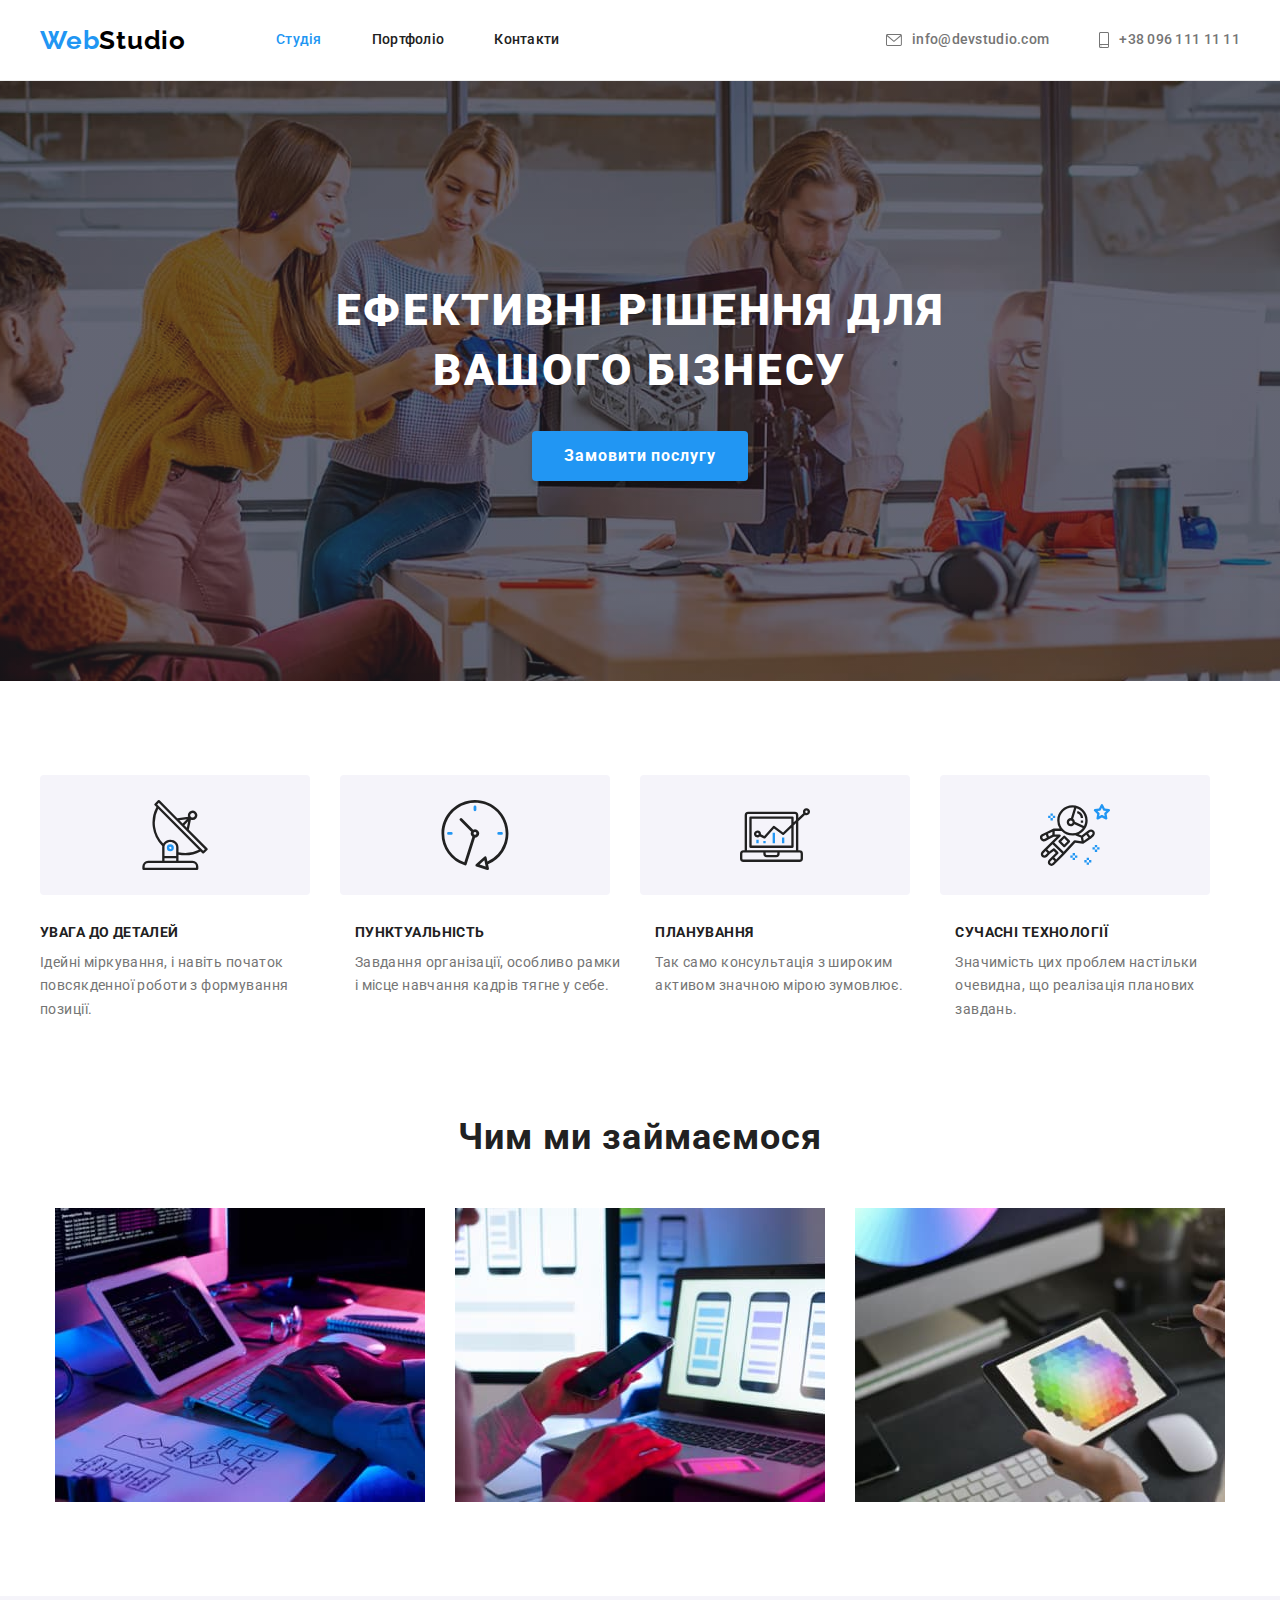
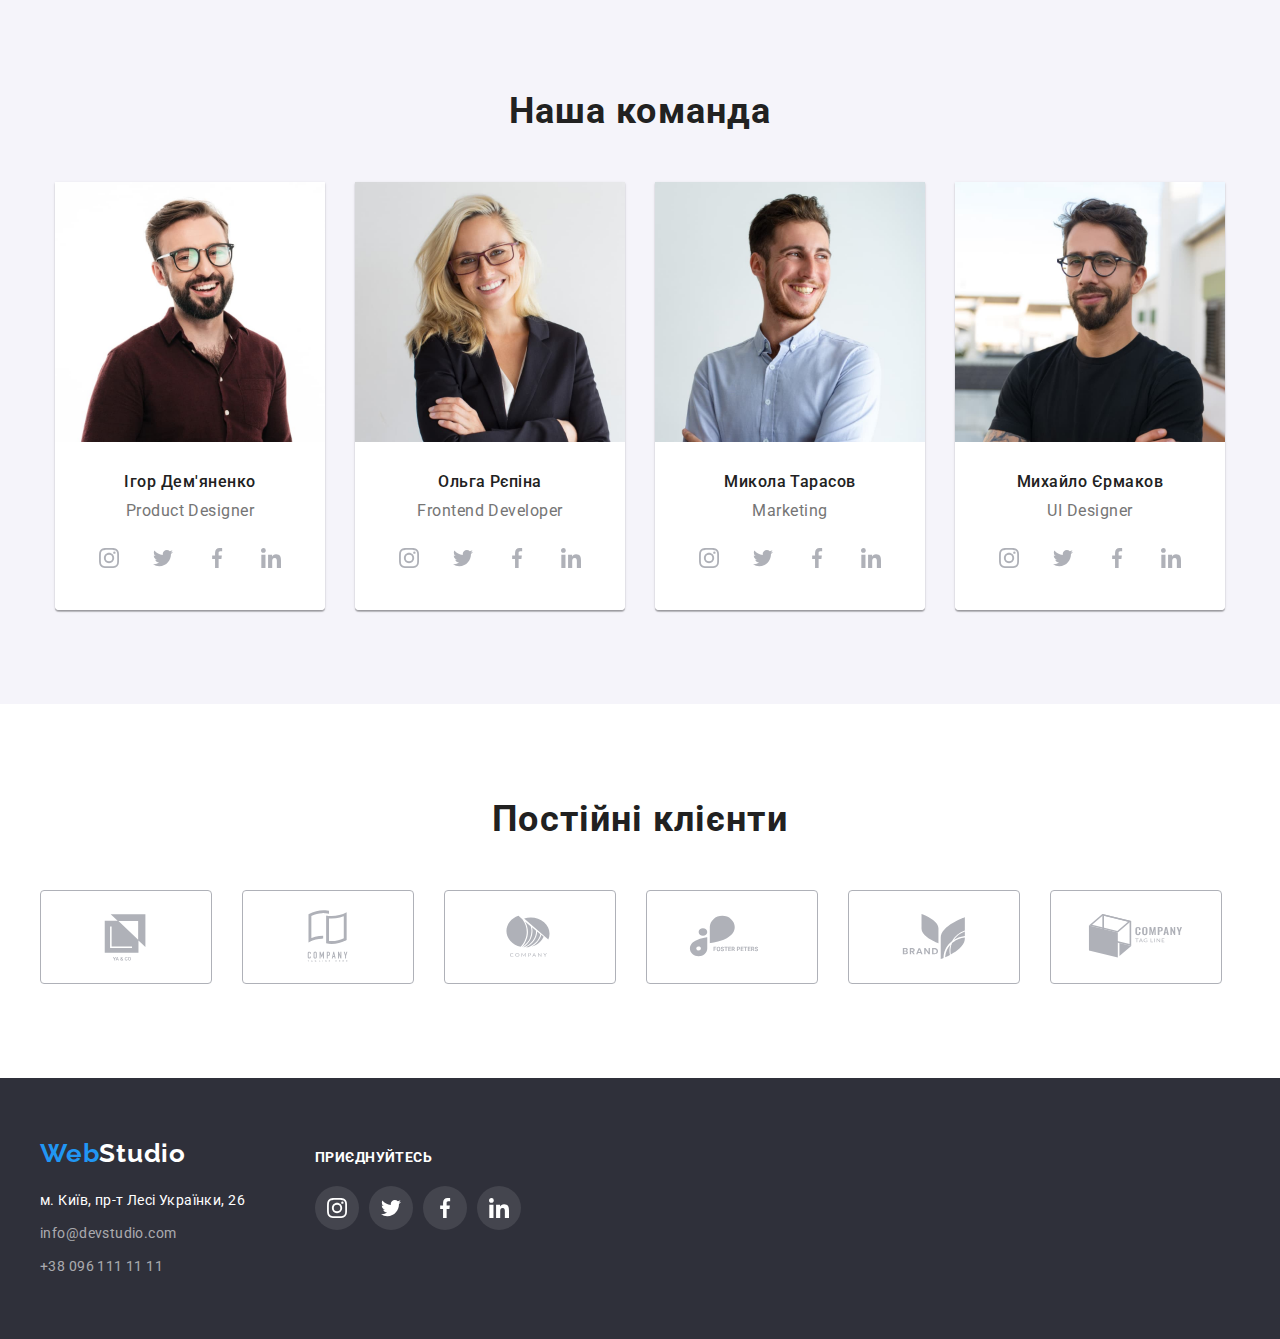
<file: index.html>
<!DOCTYPE html>
<html lang="uk">
	<head>
		<meta charset="UTF-8" />
		<meta http-equiv="X-UA-Compatible" content="IE=edge" />
		<meta name="viewport" content="width=device-width, initial-scale=1.0" />
		<title>WebStudio</title>
		<!-- Modern Normailze -->
		<link
			rel="stylesheet"
			href="https://cdnjs.cloudflare.com/ajax/libs/modern-normalize/1.1.0/modern-normalize.min.css"
			integrity="sha512-wpPYUAdjBVSE4KJnH1VR1HeZfpl1ub8YT/NKx4PuQ5NmX2tKuGu6U/JRp5y+Y8XG2tV+wKQpNHVUX03MfMFn9Q=="
			crossorigin="anonymous"
			referrerpolicy="no-referrer"
		/>
		<!-- Font-style -->
		<link rel="preconnect" href="https://fonts.googleapis.com" />
		<link rel="preconnect" href="https://fonts.gstatic.com" crossorigin />
		<link
			href="https://fonts.googleapis.com/css2?family=Raleway:wght@700&family=Roboto:wght@400;500;700;900&display=swap"
			rel="stylesheet"
		/>
		<!-- Styles -->
		<link rel="stylesheet" href="./css/styles.css" />
	</head>

	<!-- BODY-->
	<body>
		<!-- шапка сайту -->
		<header class="header">
			<div class="container nav">
				<!-- prettier-ignore -->
				<a href="./index.html" class="logo link">
				Web<span class="logo-header">Studio</span>
			</a>

				<!-- навігація по сайту -->
				<nav class="navigation">
					<ul class="nav-list list">
						<li>
							<a href="./index.html" class="nav-link link link-header current"
								>Студія</a
							>
						</li>
						<li>
							<a href="./portfolio.html" class="nav-link link link-header"
								>Портфоліо</a
							>
						</li>
						<li><a href="" class="nav-link link link-header">Контакти</a></li>
					</ul>
				</nav>

				<!-- зворотній зв'язок -->
				<ul class="contact-list list">
					<li>
						<a
							href="mailto:info@devstudio.com"
							class="contact-header link link-header"
						>
							<svg class="email" width="16" height="12">
								<use href="./images/icons.svg#email"></use>
							</svg>
							info@devstudio.com
						</a>
					</li>
					<li>
						<a href="tel:+380961111111" class="contact-header link link-header">
							<svg class="smartphone" width="10" height="16">
								<use href="./images/icons.svg#smartphone"></use>
							</svg>
							+38 096 111 11 11
						</a>
					</li>
				</ul>
			</div>
		</header>

		<main>
			<!-- Замовити послугу -->
			<section class="section hero">
				<div class="container">
					<h1 class="hero-title">
						Ефективні рішення для
						<br />
						вашого бізнесу
					</h1>
					<button type="button" class="button">Замовити послугу</button>
				</div>
			</section>

			<!-- Перелік плюсів фірми -->
			<section class="section strengths no-padding-down">
				<div class="container">
					<h2 class="visually-hidden">Наші переваги</h2>
					<ul class="icon-list list">
						<li>
							<div class="icon">
								<svg class="antenna" width="70" height="70">
									<use href="./images/icons.svg#antenna"></use>
								</svg>
							</div>
						</li>
						<li>
							<div class="icon">
								<svg class="clock" width="70" height="70">
									<use href="./images/icons.svg#clock"></use>
								</svg>
							</div>
						</li>
						<li>
							<div class="icon">
								<svg class="diagram" width="70" height="70">
									<use href="./images/icons.svg#diagram"></use>
								</svg>
							</div>
						</li>
						<li>
							<div class="icon">
								<svg class="astronaut" width="70" height="70">
									<use href="./images/icons.svg#astronaut"></use>
								</svg>
							</div>
						</li>
					</ul>
					<ul class="gap-list list no-wrap">
						<li class="item">
							<h3 class="strengths-title">Увага до деталей</h3>
							<p class="strengths-description">
								Ідейні міркування, і навіть початок повсякденної роботи з
								формування позиції.
							</p>
						</li>
						<li class="item">
							<h3 class="strengths-title">Пунктуальність</h3>
							<p class="strengths-description">
								Завдання організації, особливо рамки і місце навчання кадрів
								тягне у себе.
							</p>
						</li>
						<li class="item">
							<h3 class="strengths-title">Планування</h3>
							<p class="strengths-description">
								Так само консультація з широким активом значною мірою зумовлює.
							</p>
						</li>
						<li class="item">
							<h3 class="strengths-title">Сучасні технології</h3>
							<p class="strengths-description">
								Значимість цих проблем настільки очевидна, що реалізація
								планових завдань.
							</p>
						</li>
					</ul>
				</div>
			</section>

			<!-- Чим ми займаємося -->
			<section class="section work">
				<div class="container">
					<h2 class="title">Чим ми займаємося</h2>

					<ul class="gap-list list">
						<li>
							<img
								src="./images/index/hand-on-keyboarg-00.jpg"
								alt="руки на клавіатурі"
								width="370"
								height="294"
							/>
						</li>
						<li>
							<img
								src="./images/index/hand-on-laptop-00.jpg"
								alt="руки на ноутбуці"
								width="370"
								height="294"
							/>
						</li>
						<li>
							<img
								src="./images/index/tablet-in-the-hand-00.jpg"
								alt="в руках планшет"
								width="370"
								height="294"
							/>
						</li>
					</ul>
				</div>
			</section>

			<!-- Наша команда -->
			<section class="section team">
				<div class="container">
					<h2 class="title">Наша команда</h2>
					<ul class="gap-list team-list list">
						<li class="item">
							<img
								src="./images/index/workers-team/product-designer-01.jpg"
								alt="фото з паном Ігорем Дем'яненко"
								width="270"
								height="260"
							/>
							<div class="team-caption">
								<h3 class="team-title">Ігор Дем'яненко</h3>
								<p class="team-description">Product Designer</p>
								<ul class="socials link list">
									<li class="socials-item">
										<a
											class="socials-link link"
											target="_blank"
											rel="noopener noreferrel"
											aria-label="Іконка інстаграму"
											href="https://instagram.com"
										>
											<svg class="socials-icon" width="20" height="20">
												<use href="./images/icons.svg#instagram"></use>
											</svg>
										</a>
									</li>
									<li class="socials-item">
										<a
											class="socials-link link"
											target="_blank"
											rel="noopener noreferrel"
											aria-label="Іконка твітера"
											href="https://twitter.com"
										>
											<svg class="socials-icon" width="20" height="20">
												<use href="./images/icons.svg#twitter"></use>
											</svg>
										</a>
									</li>
									<li class="socials-item">
										<a
											class="socials-link link"
											target="_blank"
											rel="noopener noreferrel"
											aria-label="Іконка фейсбуку"
											href="https://facebook.com"
										>
											<svg class="socials-icon" width="20" height="20">
												<use href="./images/icons.svg#facebook"></use>
											</svg>
										</a>
									</li>
									<li class="socials-item">
										<a
											class="socials-link link"
											target="_blank"
											rel="noopener noreferrel"
											aria-label="Іконка лінкедін"
											href="https://linkedin.com"
										>
											<svg class="socials-icon" width="20" height="20">
												<use href="./images/icons.svg#linkedin"></use>
											</svg>
										</a>
									</li>
								</ul>
							</div>
						</li>
						<li class="item">
							<img
								src="./images/index/workers-team/frontend-developer-02.jpg"
								alt="фото з пані Ольгою Рєпіною"
								width="270"
								height="260"
							/>
							<div class="team-caption">
								<h3 class="team-title">Ольга Рєпіна</h3>
								<p class="team-description">Frontend Developer</p>
								<ul class="socials link list">
									<li class="socials-item">
										<a
											class="socials-link link"
											target="_blank"
											rel="noopener noreferrel"
											aria-label="Іконка інстаграму"
											href="https://instagram.com"
										>
											<svg class="socials-icon" width="20" height="20">
												<use href="./images/icons.svg#instagram"></use>
											</svg>
										</a>
									</li>
									<li class="socials-item">
										<a
											class="socials-link link"
											target="_blank"
											rel="noopener noreferrel"
											aria-label="Іконка твітера"
											href="https://twitter.com"
										>
											<svg class="socials-icon" width="20" height="20">
												<use href="./images/icons.svg#twitter"></use>
											</svg>
										</a>
									</li>
									<li class="socials-item">
										<a
											class="socials-link link"
											target="_blank"
											rel="noopener noreferrel"
											aria-label="Іконка фейсбуку"
											href="https://facebook.com"
										>
											<svg class="socials-icon" width="20" height="20">
												<use href="./images/icons.svg#facebook"></use>
											</svg>
										</a>
									</li>
									<li class="socials-item">
										<a
											class="socials-link link"
											target="_blank"
											rel="noopener noreferrel"
											aria-label="Іконка лінкедін"
											href="https://linkedin.com"
										>
											<svg class="socials-icon" width="20" height="20">
												<use href="./images/icons.svg#linkedin"></use>
											</svg>
										</a>
									</li>
								</ul>
							</div>
						</li>
						<li class="item">
							<img
								src="./images/index/workers-team/marketing-03.jpg"
								alt="фото з паном Миколою Тарасовим"
								width="270"
								height="260"
							/>
							<div class="team-caption">
								<h3 class="team-title">Микола Тарасов</h3>
								<p class="team-description">Marketing</p>
								<ul class="socials link list">
									<li class="socials-item">
										<a
											class="socials-link link"
											target="_blank"
											rel="noopener noreferrel"
											aria-label="Іконка інстаграму"
											href="https://instagram.com"
										>
											<svg class="socials-icon" width="20" height="20">
												<use href="./images/icons.svg#instagram"></use>
											</svg>
										</a>
									</li>
									<li class="socials-item">
										<a
											class="socials-link link"
											target="_blank"
											rel="noopener noreferrel"
											aria-label="Іконка твітера"
											href="https://twitter.com"
										>
											<svg class="socials-icon" width="20" height="20">
												<use href="./images/icons.svg#twitter"></use>
											</svg>
										</a>
									</li>
									<li class="socials-item">
										<a
											class="socials-link link"
											target="_blank"
											rel="noopener noreferrel"
											aria-label="Іконка фейсбуку"
											href="https://facebook.com"
										>
											<svg class="socials-icon" width="20" height="20">
												<use href="./images/icons.svg#facebook"></use>
											</svg>
										</a>
									</li>
									<li class="socials-item">
										<a
											class="socials-link link"
											target="_blank"
											rel="noopener noreferrel"
											aria-label="Іконка лінкедін"
											href="https://linkedin.com"
										>
											<svg class="socials-icon" width="20" height="20">
												<use href="./images/icons.svg#linkedin"></use>
											</svg>
										</a>
									</li>
								</ul>
							</div>
						</li>
						<li class="item">
							<img
								src="./images/index/workers-team/ui-designer-04.jpg"
								alt="фото з паном Михайлом Єрмаковим"
								width="270"
								height="260"
							/>
							<div class="team-caption">
								<h3 class="team-title">Михайло Єрмаков</h3>
								<p class="team-description">UI Designer</p>
								<ul class="socials link list">
									<li class="socials-item">
										<a
											class="socials-link link"
											target="_blank"
											rel="noopener noreferrel"
											aria-label="Іконка інстаграму"
											href="https://instagram.com"
										>
											<svg class="socials-icon" width="20" height="20">
												<use href="./images/icons.svg#instagram"></use>
											</svg>
										</a>
									</li>
									<li class="socials-item">
										<a
											class="socials-link link"
											target="_blank"
											rel="noopener noreferrel"
											aria-label="Іконка твітера"
											href="https://twitter.com"
										>
											<svg class="socials-icon" width="20" height="20">
												<use href="./images/icons.svg#twitter"></use>
											</svg>
										</a>
									</li>
									<li class="socials-item">
										<a
											class="socials-link link"
											target="_blank"
											rel="noopener noreferrel"
											aria-label="Іконка фейсбуку"
											href="https://facebook.com"
										>
											<svg class="socials-icon" width="20" height="20">
												<use href="./images/icons.svg#facebook"></use>
											</svg>
										</a>
									</li>
									<li class="socials-item">
										<a
											class="socials-link link"
											target="_blank"
											rel="noopener noreferrel"
											aria-label="Іконка лінкедін"
											href="https://linkedin.com"
										>
											<svg class="socials-icon" width="20" height="20">
												<use href="./images/icons.svg#linkedin"></use>
											</svg>
										</a>
									</li>
								</ul>
							</div>
						</li>
					</ul>
				</div>
			</section>

			<!-- Постійні клієнти -->
			<section class="section costumer">
				<div class="container">
					<h2 class="title">Постійні клієнти</h2>
					<ul class="icon-list costumer list">
						<li>
							<a
								class="costumer-link"
								target="_blank"
								rel="noopener noreferrel"
								aria-label="Іконка клієнта-1"
								href=""
							>
								<svg class="costumer-icon" width="106" height="60">
									<use href="./images/icons.svg#logo"></use>
								</svg>
							</a>
						</li>
						<li>
							<a
								class="costumer-link"
								target="_blank"
								rel="noopener noreferrel"
								aria-label="Іконка клієнта-2"
								href=""
							>
								<svg class="costumer-icon" width="106" height="60">
									<use href="./images/icons.svg#logo-1"></use>
								</svg>
							</a>
						</li>
						<li>
							<a
								class="costumer-link"
								target="_blank"
								rel="noopener noreferrel"
								aria-label="Іконка клієнта-3"
								href=""
							>
								<svg class="costumer-icon" width="106" height="60">
									<use href="./images/icons.svg#logo-2"></use>
								</svg>
							</a>
						</li>
						<li>
							<a
								class="costumer-link"
								target="_blank"
								rel="noopener noreferrel"
								aria-label="Іконка клієнта-4"
								href=""
							>
								<svg class="costumer-icon" width="106" height="60">
									<use href="./images/icons.svg#logo-3"></use>
								</svg>
							</a>
						</li>
						<li>
							<a
								class="costumer-link"
								target="_blank"
								rel="noopener noreferrel"
								aria-label="Іконка клієнта-5"
								href=""
							>
								<svg class="costumer-icon" width="106" height="60">
									<use href="./images/icons.svg#logo-4"></use>
								</svg>
							</a>
						</li>
						<li>
							<a
								class="costumer-link"
								target="_blank"
								rel="noopener noreferrel"
								aria-label="Іконка клієнта-6"
								href=""
							>
								<svg class="costumer-icon" width="106" height="60">
									<use href="./images/icons.svg#logo-5"></use>
								</svg>
							</a>
						</li>
					</ul>
				</div>
			</section>
		</main>

		<!-- підвал сайту -->
		<footer class="footer">
			<div class="container footer-container">
				<div class="contacts">
					<!-- prettier-ignore -->
					<a href="./index.html" class="logo link logo-margin">
							Web<span class="logo-footer">Studio</span>
						</a>
					<ul class="list">
						<li class="address-item">
							<a
								href="https://www.google.com/maps/place/Lesi+Ukrainky+Blvd,+26,+Kyiv,+Ukraina,+02000/@50.4265807,30.5361971,17z/data=!3m1!4b1!4m5!3m4!1s0x40d4cf0e033ecbe9:0x57a4dffefec77da0!8m2!3d50.4265807!4d30.5383858"
								title="Натисни сюди, щоб перейти за адресою в Google Maps"
								target="_blank"
								rel="noopener nofollower noreferrel"
								class="link address-link"
							>
								<address class="address link">
									м. Київ, пр-т Лесі Українки, 26
								</address>
							</a>
						</li>
						<li class="address-item">
							<a
								href="mailto:info@devstudio.com"
								title="Напиши нам"
								class="contact-footer link"
							>
								info@devstudio.com
							</a>
						</li>
						<li class="address-item">
							<a
								href="tel:+380961111111"
								title="Подзвони нам"
								class="contact-footer link"
							>
								+38 096 111 11 11
							</a>
						</li>
					</ul>
				</div>
				<div class="footer-socials-link">
					<h3 class="footer-title">Приєднуйтесь</h3>
					<ul class="socials-footer link list">
						<li class="socials-item">
							<a
								class="socials-link footer-link link"
								target="_blank"
								rel="noopener noreferrel"
								aria-label="Іконка інстаграму"
								href="https://instagram.com"
							>
								<svg class="socials-icon" width="20" height="20">
									<use href="./images/icons.svg#instagram"></use>
								</svg>
							</a>
						</li>
						<li class="socials-item">
							<a
								class="socials-link footer-link link"
								target="_blank"
								rel="noopener noreferrel"
								aria-label="Іконка твітера"
								href="https://twitter.com"
							>
								<svg class="socials-icon" width="20" height="20">
									<use href="./images/icons.svg#twitter"></use>
								</svg>
							</a>
						</li>
						<li class="socials-item">
							<a
								class="socials-link footer-link link"
								target="_blank"
								rel="noopener noreferrel"
								aria-label="Іконка фейсбуку"
								href="https://facebook.com"
							>
								<svg class="socials-icon" width="20" height="20">
									<use href="./images/icons.svg#facebook"></use>
								</svg>
							</a>
						</li>
						<li class="socials-item">
							<a
								class="socials-link footer-link link"
								target="_blank"
								rel="noopener noreferrel"
								aria-label="Іконка лінкедін"
								href="https://linkedin.com"
							>
								<svg class="socials-icon" width="20" height="20">
									<use href="./images/icons.svg#linkedin"></use>
								</svg>
							</a>
						</li>
					</ul>
				</div>
			</div>
		</footer>
	</body>
</html>
</file>
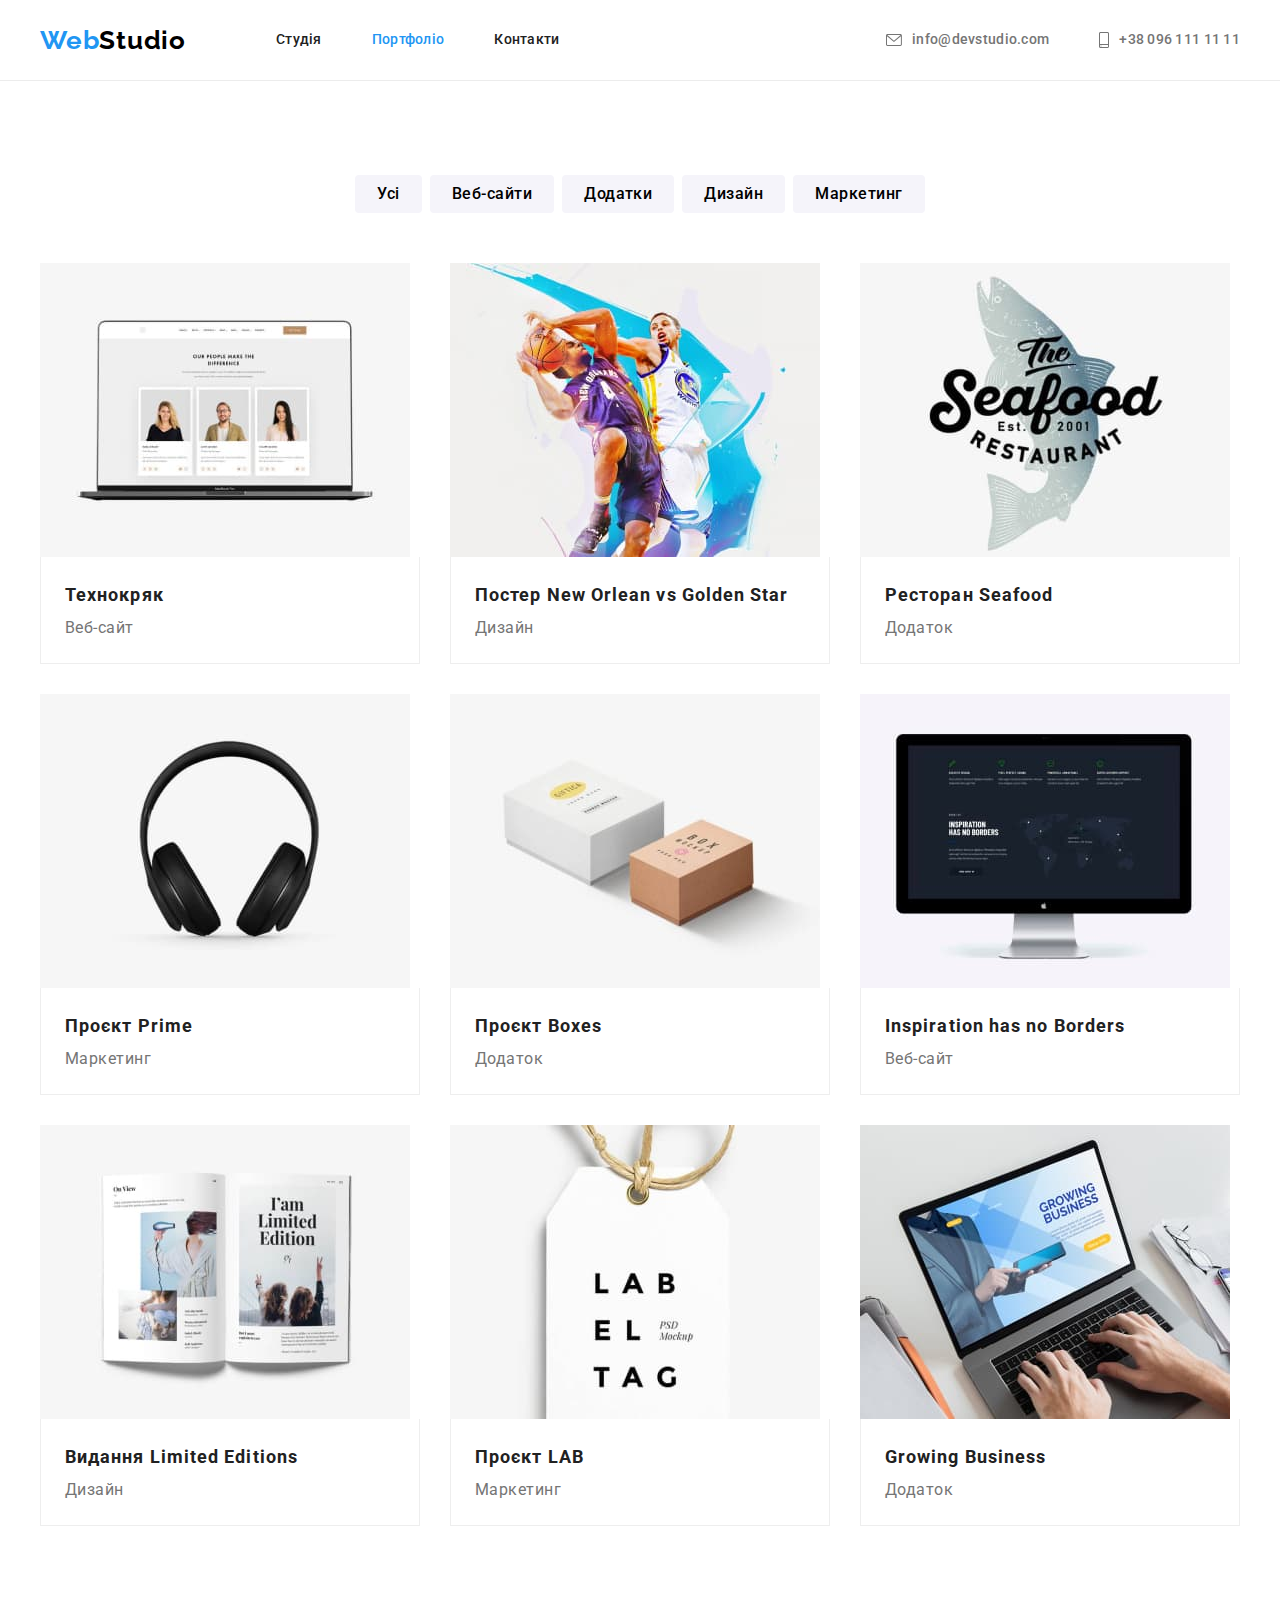
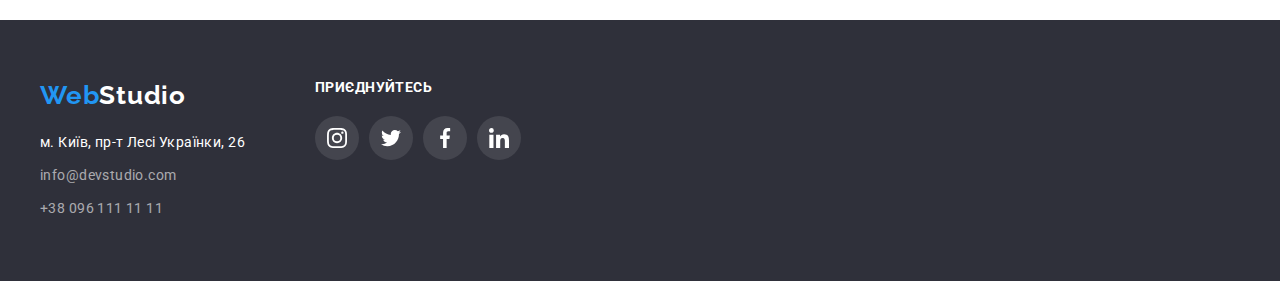
<file: portfolio.html>
<!DOCTYPE html>
<html lang="uk">
	<head>
		<meta charset="UTF-8" />
		<meta http-equiv="X-UA-Compatible" content="IE=edge" />
		<meta name="viewport" content="width=device-width, initial-scale=1.0" />
		<title>Portfolio</title>
		<!-- Modern Normailze -->
		<link
			rel="stylesheet"
			href="https://cdnjs.cloudflare.com/ajax/libs/modern-normalize/1.1.0/modern-normalize.min.css"
			integrity="sha512-wpPYUAdjBVSE4KJnH1VR1HeZfpl1ub8YT/NKx4PuQ5NmX2tKuGu6U/JRp5y+Y8XG2tV+wKQpNHVUX03MfMFn9Q=="
			crossorigin="anonymous"
			referrerpolicy="no-referrer"
		/>
		<!-- Font-style -->
		<link rel="preconnect" href="https://fonts.googleapis.com" />
		<link rel="preconnect" href="https://fonts.gstatic.com" crossorigin />
		<link
			href="https://fonts.googleapis.com/css2?family=Raleway:wght@700&family=Roboto:wght@400;500;700;900&display=swap"
			rel="stylesheet"
		/>
		<!-- Styles -->
		<link rel="stylesheet" href="./css/styles.css" />
	</head>

	<!-- BODY -->
	<body>
		<!-- шапка сайту -->
		<header class="header">
			<div class="container nav">
				<!-- prettier-ignore -->
				<a href="./index.html" class="logo link">
				Web<span class="logo-header">Studio</span>
			</a>

				<!-- навігація по сайту -->
				<nav class="navigation">
					<ul class="nav-list list">
						<li>
							<a href="./index.html" class="nav-link link link-header"
								>Студія</a
							>
						</li>
						<li>
							<a
								href="./portfolio.html"
								class="nav-link link link-header current"
								>Портфоліо</a
							>
						</li>
						<li><a href="" class="nav-link link link-header">Контакти</a></li>
					</ul>
				</nav>

				<!-- зворотній зв'язок -->
				<ul class="contact-list list">
					<li>
						<a
							href="mailto:info@devstudio.com"
							class="contact-header link link-header"
						>
							<svg class="email" width="16" height="12">
								<use href="./images/icons.svg#email"></use>
							</svg>
							info@devstudio.com
						</a>
					</li>
					<li>
						<a href="tel:+380961111111" class="contact-header link link-header">
							<svg class="smartphone" width="10" height="16">
								<use href="./images/icons.svg#smartphone"></use>
							</svg>
							+38 096 111 11 11
						</a>
					</li>
				</ul>
			</div>
		</header>

		<main>
			<section class="section">
				<div class="container">
					<!-- кнопки фільтру -->
					<ul class="button-list list padding-list-btn">
						<li><button type="button" class="btn">Усі</button></li>
						<li><button type="button" class="btn">Веб-сайти</button></li>
						<li><button type="button" class="btn">Додатки</button></li>
						<li><button type="button" class="btn">Дизайн</button></li>
						<li><button type="button" class="btn">Маркетинг</button></li>
					</ul>

					<!-- Приклади робіт -->
					<ul class="list gap-list no-padding-top">
						<li class="card">
							<img
								src="./images/portfolio/laptop.jpg"
								alt="ноутбук на екрані якого представлено фотографії працівників"
								width="370"
								height="294"
							/>
							<div class="card-content">
								<h2 class="portfolio-title">Технокряк</h2>
								<p class="portfolio-description">Веб-сайт</p>
							</div>
						</li>
						<li class="card">
							<img
								src="./images/portfolio/basketball-players.jpg"
								alt="два гравці баскетболу борються за м'яч"
								width="370"
								height="294"
							/>
							<div class="card-content">
								<h2 class="portfolio-title">
									Постер <span lang="en">New Orlean vs Golden Star</span>
								</h2>
								<p class="portfolio-description">Дизайн</p>
							</div>
						</li>
						<li class="card">
							<img
								src="./images/portfolio/sea-food.jpg"
								alt="напис на фоні риби 'The Seafood Restaurant'"
								width="370"
								height="294"
							/>
							<div class="card-content">
								<h2 class="portfolio-title">
									Ресторан
									<span lang="en">Seafood</span>
								</h2>
								<p class="portfolio-description">Додаток</p>
							</div>
						</li>
						<li class="card">
							<img
								src="./images/portfolio/headphones.jpg"
								alt="великі, чорні, безпровідні слухавки"
								width="370"
								height="294"
							/>
							<div class="card-content">
								<h2 class="portfolio-title">
									Проєкт
									<span lang="en">Prime</span>
								</h2>
								<p class="portfolio-description">Маркетинг</p>
							</div>
						</li>
						<li class="card">
							<img
								src="./images/portfolio/boxes.jpg"
								alt="дві картонні коробки, одна більша білого кольору та менша бежового кольору"
								width="370"
								height="294"
							/>
							<div class="card-content">
								<h2 class="portfolio-title">
									Проєкт
									<span lang="en">Boxes</span>
								</h2>
								<p class="portfolio-description">Додаток</p>
							</div>
						</li>
						<li class="card">
							<img
								src="./images/portfolio/monitor.jpg"
								alt="монітор на екрані якого на темному фоні є кілька написів білого кольору та карта світу"
								width="370"
								height="294"
							/>
							<div class="card-content">
								<h2 class="portfolio-title">
									<span lang="en">Inspiration has no Borders</span>
								</h2>
								<p class="portfolio-description">Веб-сайт</p>
							</div>
						</li>
						<li class="card">
							<img
								src="./images/portfolio/book.jpg"
								alt=" розгорнута книжка на одній з сторінок якої фото з жінкою в халаті яка сушить волосся феном і друга жінка яка сидить навприсядки та на другій сторінці фото з двома жінками з розпущеним волоссям, що стоять до нас спиною й одна з них, та що по лівій стороні, з піднесеною лівою рукою показує знак V"
								width="370"
								height="294"
							/>
							<div class="card-content">
								<h2 class="portfolio-title">
									Видання
									<span lang="en">Limited Editions</span>
								</h2>
								<p class="portfolio-description">Дизайн</p>
							</div>
						</li>
						<li class="card">
							<img
								src="./images/portfolio/label.jpg"
								alt="етикетка з написом label tag"
								width="370"
								height="294"
							/>
							<div class="card-content">
								<h2 class="portfolio-title">
									Проєкт
									<span lang="en">LAB</span>
								</h2>
								<p class="portfolio-description">Маркетинг</p>
							</div>
						</li>
						<li class="card">
							<img
								src="./images/portfolio/laptop-hands.jpg"
								alt="руки на клавіатурі ноута"
								width="370"
								height="294"
							/>
							<div class="card-content">
								<h2 class="portfolio-title">
									<span lang="en">Growing Business</span>
								</h2>
								<p class="portfolio-description">Додаток</p>
							</div>
						</li>
					</ul>
				</div>
			</section>
		</main>

		<!-- підвал сайту -->
		<footer class="footer">
			<div class="container footer-container">
				<div class="contacts">
					<!-- prettier-ignore -->
					<a href="./index.html" class="logo link logo-margin">
							Web<span class="logo-footer">Studio</span>
						</a>
					<ul class="list">
						<li class="address-item">
							<a
								href="https://www.google.com/maps/place/Lesi+Ukrainky+Blvd,+26,+Kyiv,+Ukraina,+02000/@50.4265807,30.5361971,17z/data=!3m1!4b1!4m5!3m4!1s0x40d4cf0e033ecbe9:0x57a4dffefec77da0!8m2!3d50.4265807!4d30.5383858"
								title="Натисни сюди, щоб перейти за адресою в Google Maps"
								target="_blank"
								rel="noopener nofollower noreferrel"
								class="link address-link"
							>
								<address class="address link">
									м. Київ, пр-т Лесі Українки, 26
								</address>
							</a>
						</li>
						<li class="address-item">
							<a
								href="mailto:info@devstudio.com"
								title="Напиши нам"
								class="contact-footer link"
							>
								info@devstudio.com
							</a>
						</li>
						<li class="address-item">
							<a
								href="tel:+380961111111"
								title="Подзвони нам"
								class="contact-footer link"
							>
								+38 096 111 11 11
							</a>
						</li>
					</ul>
				</div>
				<div>
					<h3 class="footer-title">Приєднуйтесь</h3>
					<ul class="socials-footer link list">
						<li class="socials-item">
							<a
								class="socials-link footer-link link"
								target="_blank"
								rel="noopener noreferrel"
								aria-label="Іконка інстаграму"
								href="https://instagram.com"
							>
								<svg class="socials-icon" width="20" height="20">
									<use href="./images/icons.svg#instagram"></use>
								</svg>
							</a>
						</li>
						<li class="socials-item">
							<a
								class="socials-link footer-link link"
								target="_blank"
								rel="noopener noreferrel"
								aria-label="Іконка твітера"
								href="https://twitter.com"
							>
								<svg class="socials-icon" width="20" height="20">
									<use href="./images/icons.svg#twitter"></use>
								</svg>
							</a>
						</li>
						<li class="socials-item">
							<a
								class="socials-link footer-link link"
								target="_blank"
								rel="noopener noreferrel"
								aria-label="Іконка фейсбуку"
								href="https://facebook.com"
							>
								<svg class="socials-icon" width="20" height="20">
									<use href="./images/icons.svg#facebook"></use>
								</svg>
							</a>
						</li>
						<li class="socials-item">
							<a
								class="socials-link footer-link link"
								target="_blank"
								rel="noopener noreferrel"
								aria-label="Іконка лінкедін"
								href="https://linkedin.com"
							>
								<svg class="socials-icon" width="20" height="20">
									<use href="./images/icons.svg#linkedin"></use>
								</svg>
							</a>
						</li>
					</ul>
				</div>
			</div>
		</footer>
	</body>
</html>
</file>
<file: css/styles.css>
:root {
	/* background-color  */
	--background-color-header: #ffffff;
	--background-color-footer-hero: #2f303a;
	--background-color-teams: #f5f4fa;
	--background-color-button: #2196f3;
	--background-color-button-disactive: #f5f4fa;
	--background-color-button-accent: #188ce8;
	--background-color-team-caption: #ffffff;
	--background-color-card-content: #ffffff;
	--background-color-socials-icons: rgba(33, 150, 243, 1);
	--background-color-socials-icons-footer: rgba(255, 255, 255, 0.1);
	--background-color-icons-strengths: rgba(245, 244, 250, 1);

	/* text color */
	--accent-text-color: #2196f3;
	--color-text-white: #ffffff;

	/* icons color */
	--social-icons-color: rgba(175, 177, 184, 1);
	--social-icons-active-color: rgba(255, 255, 255, 1);

	--social-icons-footer-color: rgba(255, 255, 255, 1);

	--costumer-color: rgba(175, 177, 184, 1);
	--costumer-accent-color: rgba(33, 150, 243, 1);

	/* hero <h1> */
	--h1-headline-text-color: #ffffff;

	/* <h> */
	--h-headline-text-color: #212121;
	--border-botton-header: #ececec;

	/* <p> color */
	--primary-text-color: #757575;

	/* contact-footer */
	--footer-contact-color: rgba(255, 255, 255, 0.6);
	--address-text-color: #ffffff;

	/* logo color */
	--web-color: #2196f3;
	--color-studio-footer: #ffffff;
	--color-studio-header: #000000;

	/* width-gap */
	--width-gap-header: 50px;
	--width-gap-list: 30px;

	/* box-shadow */
	--card-box-shadow: 0px 1px 3px rgba(0, 0, 0, 0.12),
		0px 1px 1px rgba(0, 0, 0, 0.14), 0px 2px 1px rgba(0, 0, 0, 0.2);
	--button-box-shadow: 0px 3px 1px rgba(0, 0, 0, 0.1),
		0px 1px 2px rgba(0, 0, 0, 0.08), 0px 2px 2px rgba(0, 0, 0, 0.12);

	/* gap-pieces */
	--gap-pieces: 2;

	/* column-pieces */
	--column-pieces: 3;

	/* border */
	--card-border-color: #eeeeee;
}

/* General setting */
h1,
h2,
h3,
h4,
h5,
h6,
p,
ul {
	margin: 0;
	padding: 0;
}

body {
	margin: 0;
	background-color: var(--background-color-header);
	color: var(--primary-text-color);
	font-family: "Roboto", "Verdana", "Geneva", "Tahoma", sans-serif;
	font-weight: 400;
	font-style: normal;
}

.visually-hidden {
	position: absolute;
	white-space: nowrap;
	width: 1px;
	height: 1px;
	overflow: hidden;
	border: 0;
	padding: 0;
	clip: rect(0 0 0 0);
	clip-path: inset(50%);
	margin: -1px;
}

/* container style */
.container {
	/* display: flex; */
	margin-right: auto;
	margin-left: auto;
	width: 1200px;
	padding-left: 15px;
	padding-right: 15px;

	/* outline: 1px solid red; to remove */
}

.section.no-padding-down {
	padding-bottom: 0;
}

.section {
	padding-top: 94px;
	padding-bottom: 94px;
}

img {
	display: block;
	max-width: 100%;
	height: auto;
}

.gap-list {
	display: flex;
	flex-wrap: wrap;
	justify-content: center;
	gap: var(--width-gap-list);
}

/*-------------------------HEADER*-------------------------*/
.header {
	font-weight: 500;
	font-size: 14px;
	line-height: 1.14;
	letter-spacing: 0.02em;

	border-bottom: 1px solid var(--border-botton-header);
}

.link-header {
	padding-top: 32px;
	padding-bottom: 32px;
}

/* logo */
.logo {
	display: inline-block;
	font-family: "Raleway";
	font-weight: 700;
	font-size: 26px;
	line-height: 1.19;
	letter-spacing: 0.03em;

	color: var(--accent-text-color);
}

.logo-header {
	color: var(--color-studio-header);
}

.logo-footer {
	color: var(--color-studio-footer);
}

/* navigation site */
.nav {
	display: flex;
	align-items: center;
}

.nav-link {
	display: block;
	color: var(--h-headline-text-color);
}

.navigation {
	margin-left: 90px;
}

.nav-list {
	display: flex;
	/* flex-wrap: wrap; */
	gap: var(--width-gap-header);
}

.nav-list .link.current {
	color: var(--accent-text-color);
}

.list {
	list-style: none;
}

.link {
	text-decoration: none;
}

.link:hover,
.link:focus {
	color: var(--accent-text-color);
}

.email,
.smartphone {
	fill: currentColor;
}

/* contact header */
.contact-header {
	display: flex;
	align-items: center;
	gap: 10px;

	color: var(--primary-text-color);
}

.contact-list {
	display: flex;
	gap: 50px;
	margin-left: auto;
	align-items: center;
}

.title {
	margin-bottom: 50px;

	font-weight: 700;
	font-size: 36px;
	line-height: 1.17;
	text-align: center;
	letter-spacing: 0.03em;

	color: var(--h-headline-text-color);
}

/*-------------------------MAIN - HTML ------------------------*/
/*-------------- hero section --------------*/
.hero {
	text-align: center;
	color: var(--h1-headline-text-color);
	background-color: var(--background-color-footer-hero);

	max-width: 1600px;
	max-height: 600px;
	margin-left: auto;
	margin-right: auto;

	background-image: linear-gradient(
			to left,
			rgba(47, 48, 58, 0.4),
			rgba(47, 48, 58, 0.4)
		),
		url(../images/index/bg-hero.jpg);

	background-repeat: no-repeat;
	background-position: center;
	background-size: cover;

	padding-top: 200px;
	padding-bottom: 200px;
}

.hero-title {
	margin-bottom: 30px;

	font-weight: 900;
	font-size: 44px;
	line-height: 1.36;
	text-align: center;
	letter-spacing: 0.06em;
	text-transform: uppercase;
}

.button {
	display: inline-block;

	font-family: inherit;
	font-weight: 700;
	font-size: 16px;
	line-height: 1.88;
	letter-spacing: 0.06em;

	padding-top: 10px;
	padding-bottom: 10px;
	padding-left: 32px;
	padding-right: 32px;

	border: none;
	color: var(--color-text-white);
	background-color: var(--background-color-button);

	cursor: pointer;

	box-shadow: 0px 4px 4px rgba(0, 0, 0, 0.15);
	border-radius: 4px;
}

.button:hover,
.button:focus {
	background-color: var(--background-color-button-accent);
}

/*-------------- STRENGTHS SECTION --------------*/
.item {
	min-width: 270px;
}

.no-wrap {
	flex-wrap: nowrap;
}

.strengths-title {
	margin-bottom: 10px;

	font-weight: 700;
	font-size: 14px;
	line-height: 1.14;
	letter-spacing: 0.03em;
	text-transform: uppercase;

	color: var(--h-headline-text-color);
}

.strengths-description {
	font-size: 14px;
	line-height: 1.7;
	letter-spacing: 0.03em;
}

/* if delete class "gap-list" from <ul> element in the STRENGTHS SECTION and add class "strengths-list" we can use below code */

/* .strengths-list {
	display: flex;
}

.strengths-list li:not(:last-child) {
	margin-right: 30px;
} */

.icon-list {
	display: flex;
	margin-bottom: 30px;
	gap: 30px;
}

.icon {
	display: flex;
	justify-content: center;
	align-items: center;
	width: 270px;
	height: 120px;

	background-color: var(--background-color-icons-strengths);
	border-radius: 4px;
}
/*-------------- WORK SECTION --------------*/

/*-------------- TEAM SECTION --------------*/

.team {
	background-color: var(--background-color-teams);
}

.team-title {
	font-weight: 500;
	font-size: 16px;
	line-height: 1.19;
	justify-content: center;
	text-align: center;
	letter-spacing: 0.03em;

	margin-bottom: 10px;

	color: var(--h-headline-text-color);
}

.team-description {
	font-size: 16px;
	line-height: 1.19;
	text-align: center;
	justify-content: center;
	letter-spacing: 0.03em;

	margin-bottom: 16px;
}

.team-caption {
	padding-top: 30px;
	padding-bottom: 30px;

	text-align: center;

	background-color: var(--background-color-team-caption);

	border-radius: 0px 0px 4px 4px;
}

.team-list > li {
	box-shadow: var(--card-box-shadow);
	border-radius: 0px 0px 4px 4px;
}

/* if delete class "gap-list" from <ul> element in the TEAM SECTION and add class "team-list" we can use below code */

/* .team-list {
	display: flex;
}

.team-list li:not(:last-child) {
	margin-right: 30px;
} */

.socials {
	display: flex;
	justify-content: center;
	align-items: center;
	gap: 10px;
}

.socials-link {
	display: flex;
	justify-content: center;
	align-items: center;
	width: 44px;
	height: 44px;

	border-radius: 50%;
	color: var(--social-icons-color);
}

.socials-link:hover,
.socials-link:focus {
	color: var(--social-icons-active-color);
	background-color: var(--background-color-socials-icons);
}

.socials-icon {
	fill: currentColor;
}

/* розширений варіант зміни кольору */
/* .socials-icon {
	fill: var(--social-icons-color);
}

.socials-link:hover .socials-icon,
.socials-link:focus .socials-icon {
	fill: var(--social-icons-active-color);
}

.socials-link:hover,
.socials-link:focus {
	background-color: var(--background-color-socials-icons);
} */

/* COSTUMER */

.costumer {
	margin: 0;
}

.costumer-link {
	display: flex;
	justify-content: center;
	align-items: center;

	width: 170px;
	height: 92px;

	border: 1px solid var(--costumer-color);
	border-radius: 4px;

	color: var(--costumer-color);
}

.costumer-link:hover,
.costumer-link:focus {
	color: var(--costumer-accent-color);
	border-color: var(--costumer-accent-color);
}

.costumer-icon {
	fill: currentColor;
}

/*-------------------------FOOTER-------------------------*/

.footer {
	display: flex;
	font-size: 14px;
	line-height: 1.71;
	letter-spacing: 0.03em;

	padding-top: 60px;
	padding-bottom: 60px;

	background-color: var(--background-color-footer-hero);
}

.footer-container {
	display: flex;
	gap: 70px;
}

.socials-footer {
	color: var(--social-icons-footer-color);
}

.address {
	font-style: normal;
	color: var(--address-text-color);
}
.contact-footer {
	color: var(--footer-contact-color);
}

.logo-margin {
	margin-bottom: 20px;
}

.address-item + .address-item {
	margin-top: 9px;
}

.address-link {
	display: inline-block;
}

.socials-footer {
	display: flex;
	color: var(--social-icons-footer-color);
	gap: 10px;
	margin-top: 20px;
	padding-bottom: 40px;
}

.footer-socials-link {
	padding-top: 12px;
}

.footer-title {
	font-size: 14px;
	line-height: 1.14;
	letter-spacing: 0.03em;
	text-transform: uppercase;

	/* padding-top: 12px; */

	color: var(--color-text-white);
}

.socials-footer .socials-link {
	background-color: var(--background-color-socials-icons-footer);
}

.footer-link {
	color: var(--color-text-white);
}

.footer-link:hover,
.footer-link:focus {
	background-color: var(--background-color-socials-icons);
}

/* *** */

/*-------------------------MAIN - PORTFOLIO ------------------------*/
/*-------------------------list of button ------------------------*/
.btn {
	font-family: inherit;
	font-weight: 500;
	font-size: 16px;
	line-height: 1.63;
	text-align: center;
	letter-spacing: 0.03em;

	padding-top: 6px;
	padding-bottom: 6px;
	padding-left: 22px;
	padding-right: 22px;

	background-color: var(--background-color-button-disactive);

	border: none;
	border-radius: 4px;
	/* border: 1px solid var(--background-color-button-disactive); */
}
.btn:hover,
.btn:focus {
	background-color: var(--background-color-button-accent);
	color: var(--address-text-color);

	box-shadow: var(--button-box-shadow);
	border-radius: 4px;

	cursor: pointer;
}

.button-list {
	display: flex;
	justify-content: center;
	gap: 8px;
}

.padding-list-btn {
	margin-bottom: 50px;
	padding-bottom: 0;
}

/*------------------------- gallery work ------------------------*/
.card {
	flex-basis: calc(
		(100% - var(--width-gap-list) * (var(--column-pieces) - 1)) /
			var(--column-pieces)
	);
}

.card:hover,
.card:focus {
	box-shadow: 0px 1px 1px rgba(0, 0, 0, 0.12), 0px 4px 4px rgba(0, 0, 0, 0.06),
		1px 4px 6px rgba(0, 0, 0, 0.16);
}

/* if delete class "gap-list" from <ul> element in the WORK SECTION and add class "work-list" and add class "work-item" for <li> element we can use below code */

/* .work-list {
	display: flex;
	flex-wrap: wrap;
}

.work-list .work-item:not(:nth-child(3)) {
	margin-right: 30px;
} */

.card-content {
	padding-top: 20px;
	padding-bottom: 20px;
	padding-right: 24px;
	padding-left: 24px;

	background: var(--background-color-card-content);
	border-bottom: 1px solid var(--card-border-color);
	border-right: 1px solid var(--card-border-color);
	border-left: 1px solid var(--card-border-color);
}

.portfolio-title {
	font-size: 18px;
	line-height: 2;
	letter-spacing: 0.06em;

	color: var(--h-headline-text-color);
}

.portfolio-description {
	font-size: 16px;
	line-height: 1.88;
	letter-spacing: 0.03em;

	color: var(--primary-text-color);
}

.no-padding-top {
	padding-top: 0;
}
</file>
